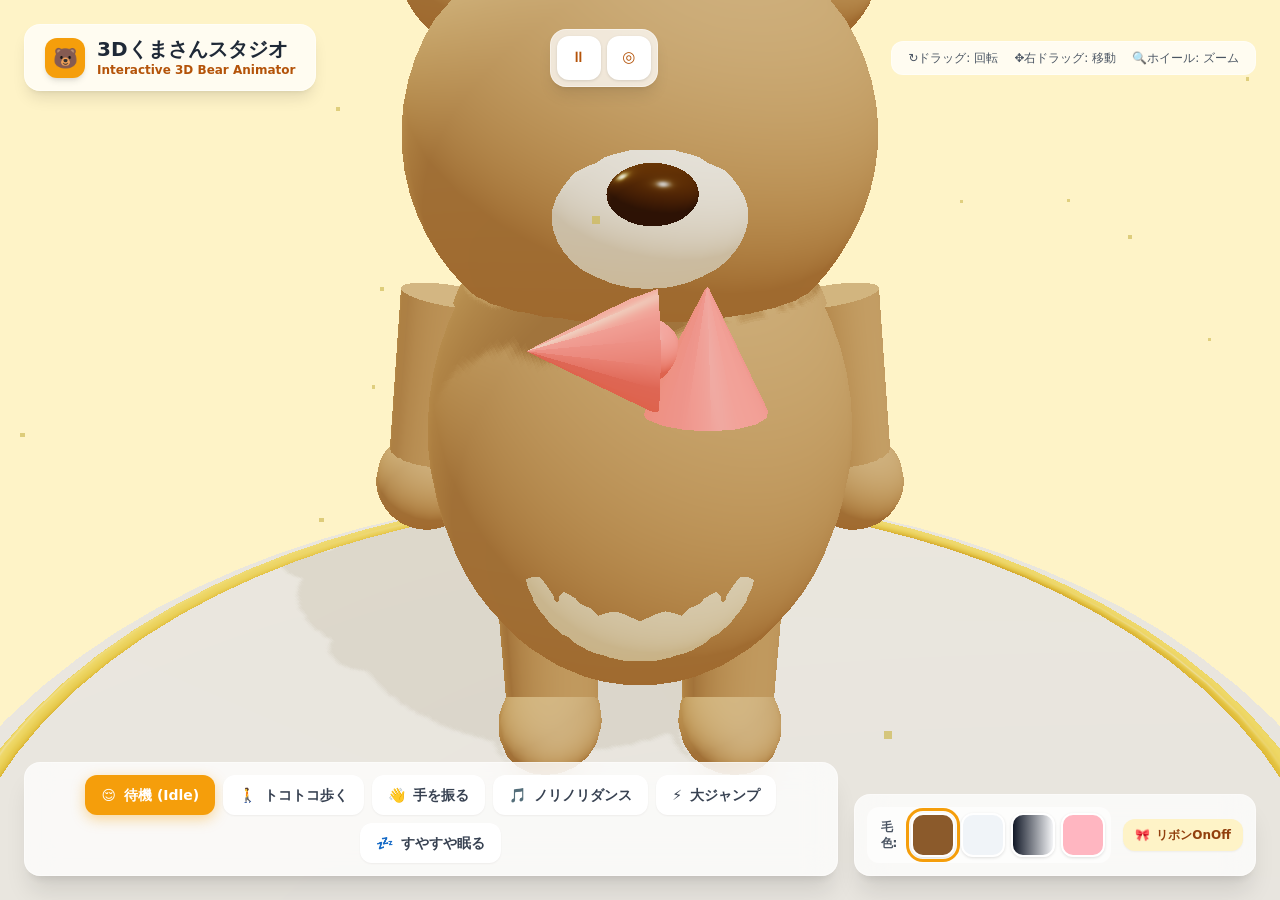
<file: index.html>
<!DOCTYPE html>
<html lang="ja">
<head>
    <meta charset="UTF-8">
    <meta name="viewport" content="width=device-width,initial-scale=1,maximum-scale=1,user-scalable=no,viewport-fit=cover">
    <meta name="apple-mobile-web-app-capable" content="yes">
    <meta name="mobile-web-app-capable" content="yes">
    <meta name="apple-mobile-web-app-status-bar-style" content="black-translucent">
    <meta name="theme-color" content="#fef3c7">
    <meta name="description" content="3Dのくまを6つのモーションで動かし、毛色とリボンを着せ替えるブラウザ3Dスタジオ。">
    <title>3Dくまさんスタジオ</title>
    <link rel="stylesheet" href="style.css">
    <style>
        /* iOS: bodyは manipulation、3D操作面は none の2段構え */
        body { touch-action: manipulation; -webkit-tap-highlight-color: transparent; -webkit-user-select: none; user-select: none; }
        #canvas-container, #canvas-container canvas { touch-action: none; }
        .sys-btn {
            width: 44px; height: 44px; border-radius: 12px; background: #fff; color: #b45309;
            display: grid; place-items: center; font-size: 15px; box-shadow: 0 1px 3px rgba(0,0,0,.12);
            touch-action: manipulation; cursor: pointer; transition: background .15s, transform .1s;
        }
        .sys-btn:active { transform: translateY(2px); }
        .sys-btn[aria-pressed="true"] { background: #fef3c7; color: #92400e; }
        /* 毛色スウォッチは44pt未満だと親指で押せない */
        .swatch { width: 44px; min-width: 44px; height: 44px; flex: 0 0 44px; border-radius: 12px; border: 2px solid #fff; box-shadow: 0 1px 3px rgba(0,0,0,.12); touch-action: manipulation; }
        .swatch[aria-pressed="true"] { outline: 3px solid #f59e0b; outline-offset: 2px; }
        header, footer { padding-top: env(safe-area-inset-top); }
        footer { padding-bottom: env(safe-area-inset-bottom); }
        body {
            font-family: system-ui, -apple-system, 'Hiragino Sans', 'Noto Sans JP', sans-serif;
            overflow: hidden;
            user-select: none;
        }

        /* Glassmorphism Styling */
        .glass-panel {
            background: rgba(255, 255, 255, 0.75);
            backdrop-filter: blur(16px);
            -webkit-backdrop-filter: blur(16px);
            border: 1px solid rgba(255, 255, 255, 0.4);
        }

        .action-btn {
            transition: all 0.2s cubic-bezier(0.34, 1.56, 0.64, 1);
        }
        .action-btn:hover {
            transform: translateY(-2px) scale(1.03);
        }
        .action-btn:active {
            transform: translateY(1px) scale(0.97);
        }

        .action-btn.active {
            background-color: #f59e0b;
            color: white;
            box-shadow: 0 4px 14px 0 rgba(245, 158, 11, 0.4);
        }

        /* Custom Scrollbar */
        ::-webkit-scrollbar {
            width: 6px;
        }
        ::-webkit-scrollbar-track {
            background: rgba(0,0,0,0.05);
        }
        ::-webkit-scrollbar-thumb {
            background: rgba(0,0,0,0.2);
            border-radius: 3px;
        }
    </style>
    <meta property="og:title" content="3Dくまさんスタジオ">
    <meta property="og:description" content="スマホ・PCのブラウザで遊べる無料ゲームです。インストール不要！">
    <meta property="og:url" content="https://titan11111.github.io/240-bear-studio/">
    <meta property="og:type" content="website">
    <meta name="twitter:card" content="summary">
</head>
<body class="bg-gradient-to-br from-amber-50 via-orange-50 to-amber-100 h-screen w-screen relative">

    <!-- Canvas Overlay Container -->
    <div id="canvas-container" class="absolute inset-0 z-0"></div>

    <!-- UI Overlay Layer -->
    <div class="absolute inset-0 z-10 pointer-events-none flex flex-col justify-between p-4 md:p-6">
        
        <!-- Header / Title -->
        <header class="pointer-events-auto flex justify-between items-center">
            <div class="glass-panel px-5 py-3 rounded-2xl shadow-lg flex items-center gap-3">
                <div class="w-10 h-10 rounded-xl bg-amber-500 text-white flex items-center justify-center text-xl font-bold shadow-md">
                    🐻
                </div>
                <div>
                    <h1 class="text-xl font-bold text-gray-800 leading-tight">3Dくまさんスタジオ</h1>
                    <p class="text-xs text-amber-700 font-semibold">Interactive 3D Bear Animator</p>
                </div>
            </div>

            <!-- System Controls -->
            <div class="glass-panel p-1.5 rounded-2xl shadow-lg flex items-center gap-1.5">
                <button type="button" id="btn-playpause" class="sys-btn" aria-label="アニメーション一時停止" aria-pressed="false">
                    <span class="ico" aria-hidden="true">⏸</span>
                </button>
                <button type="button" id="btn-recenter" class="sys-btn" aria-label="視点を戻す">
                    <span class="ico" aria-hidden="true">◎</span>
                </button>
            </div>

            <!-- View Controls Info -->
            <div class="hidden sm:flex glass-panel px-4 py-2 rounded-xl text-xs text-gray-600 gap-4 items-center">
                <span><span class="ico" aria-hidden="true">↻</span>ドラッグ: 回転</span>
                <span><span class="ico" aria-hidden="true">✥</span>右ドラッグ: 移動</span>
                <span><span class="ico" aria-hidden="true">🔍</span>ホイール: ズーム</span>
            </div>
        </header>

        <!-- Main Bottom Controls -->
        <footer class="pointer-events-auto flex flex-col md:flex-row gap-4 justify-between items-end">
            
            <!-- Animation Actions Panel -->
            <div class="glass-panel p-3 rounded-2xl shadow-xl w-full md:w-auto flex flex-wrap gap-2 justify-center items-center">
                <button onclick="setAnimation('idle')" id="btn-idle" class="action-btn active px-4 py-2.5 rounded-xl font-semibold text-sm flex items-center gap-2 bg-white text-gray-700 shadow-sm hover:bg-amber-50">
                    <span class="ico" aria-hidden="true">😌</span> 待機 (Idle)
                </button>
                <button onclick="setAnimation('walk')" id="btn-walk" class="action-btn px-4 py-2.5 rounded-xl font-semibold text-sm flex items-center gap-2 bg-white text-gray-700 shadow-sm hover:bg-amber-50">
                    <span class="ico" aria-hidden="true">🚶</span> トコトコ歩く
                </button>
                <button onclick="setAnimation('wave')" id="btn-wave" class="action-btn px-4 py-2.5 rounded-xl font-semibold text-sm flex items-center gap-2 bg-white text-gray-700 shadow-sm hover:bg-amber-50">
                    <span class="ico" aria-hidden="true">👋</span> 手を振る
                </button>
                <button onclick="setAnimation('dance')" id="btn-dance" class="action-btn px-4 py-2.5 rounded-xl font-semibold text-sm flex items-center gap-2 bg-white text-gray-700 shadow-sm hover:bg-amber-50">
                    <span class="ico" aria-hidden="true">🎵</span> ノリノリダンス
                </button>
                <button onclick="setAnimation('jump')" id="btn-jump" class="action-btn px-4 py-2.5 rounded-xl font-semibold text-sm flex items-center gap-2 bg-white text-gray-700 shadow-sm hover:bg-amber-50">
                    <span class="ico" aria-hidden="true">⚡</span> 大ジャンプ
                </button>
                <button onclick="setAnimation('sleep')" id="btn-sleep" class="action-btn px-4 py-2.5 rounded-xl font-semibold text-sm flex items-center gap-2 bg-white text-gray-700 shadow-sm hover:bg-amber-50">
                    <span class="ico" aria-hidden="true">💤</span> すやすや眠る
                </button>
            </div>

            <!-- Customizer & Options Panel -->
            <div class="glass-panel p-3 rounded-2xl shadow-xl w-full md:w-auto flex items-center justify-between md:justify-end gap-3">
                <!-- Preset Colors -->
                <div class="flex items-center gap-1.5 bg-white/60 p-1.5 rounded-xl">
                    <span class="text-xs font-bold text-gray-600 px-2 swatch-label">毛色:</span>
                    <button type="button" onclick="setBearPreset('brown')" id="sw-brown" class="swatch bg-[#8B5A2B]" title="ブラウン" aria-label="毛色 ブラウン" aria-pressed="false"></button>
                    <button type="button" onclick="setBearPreset('polar')" id="sw-polar" class="swatch bg-[#F0F4F8]" title="シロクマ" aria-label="毛色 シロクマ" aria-pressed="false"></button>
                    <button type="button" onclick="setBearPreset('panda')" id="sw-panda" class="swatch bg-gradient-to-r from-gray-900 to-gray-100" title="パンダ" aria-label="毛色 パンダ" aria-pressed="false"></button>
                    <button type="button" onclick="setBearPreset('pink')" id="sw-pink" class="swatch bg-[#FFB6C1]" title="ピンク" aria-label="毛色 ピンク" aria-pressed="false"></button>
                </div>

                <!-- Bow Tie Toggle -->
                <button id="toggle-bowtie" onclick="toggleBowtie()" class="px-3 py-2 bg-white text-gray-700 rounded-xl text-xs font-semibold shadow-sm flex items-center gap-1.5 hover:bg-amber-50 transition">
                    <span class="ico" aria-hidden="true">🎀</span> リボンOnOff
                </button>
            </div>
        </footer>
    </div>

    <script src="three.min.js"></script>
    <script src="OrbitControls.js"></script>
    <script>
        let scene, camera, renderer, controls;
        let bearGroup, headGroup, bodyGroup, armLeftGroup, armRightGroup, legLeftGroup, legRightGroup, earLeft, earRight, muzzle, tail;
        let bowTieGroup;
        // ---------- コントロールパネル：設定の保存（tg.<番号>.<key>） ----------
        const LS = { anim: 'tg.240.anim', preset: 'tg.240.preset', bowtie: 'tg.240.bowtie' };
        const lsGet = (k, d) => { try { const v = localStorage.getItem(k); return v === null ? d : v; } catch (e) { return d; } };
        const lsSet = (k, v) => { try { localStorage.setItem(k, String(v)); } catch (e) {} };
        let animPaused = false;
        let currentPreset = 'brown';
        let currentAnimation = 'idle';
        let animTime = 0;
        let isPandaMode = false;

        // Color Palettes
        const COLOR_PRESETS = {
            brown: { body: 0x8B5A2B, innerEar: 0xD2B48C, muzzle: 0xF5DEB3, belly: 0xE6C280, eye: 0x111111, nose: 0x221100, cheek: 0xFF9999 },
            polar: { body: 0xF0F4F8, innerEar: 0xE1E8ED, muzzle: 0xFFFFFF, belly: 0xE8F0F8, eye: 0x1A202C, nose: 0x2D3748, cheek: 0xFFB6C1 },
            panda: { body: 0xFFFFFF, arms: 0x1A1A1A, innerEar: 0x1A1A1A, muzzle: 0xFFFFFF, belly: 0xFFFFFF, eye: 0x111111, nose: 0x000000, cheek: 0xFF9999 },
            pink:  { body: 0xFFB6C1, innerEar: 0xFFC0CB, muzzle: 0xFFF0F5, belly: 0xFFE4E1, eye: 0x3D1E28, nose: 0x6B2D5C, cheek: 0xFF69B4 }
        };

        // Current Applied Materials
        let bearMaterials = {};

        function createBear() {
            bearGroup = new THREE.Group();

            // Root Material Definitions
            const defaultColors = COLOR_PRESETS.brown;
            bearMaterials.body = new THREE.MeshStandardMaterial({ color: defaultColors.body, roughness: 0.8, metalness: 0.1 });
            bearMaterials.belly = new THREE.MeshStandardMaterial({ color: defaultColors.belly, roughness: 0.9 });
            bearMaterials.muzzle = new THREE.MeshStandardMaterial({ color: defaultColors.muzzle, roughness: 0.8 });
            bearMaterials.innerEar = new THREE.MeshStandardMaterial({ color: defaultColors.innerEar, roughness: 0.9 });
            bearMaterials.eye = new THREE.MeshStandardMaterial({ color: defaultColors.eye, roughness: 0.2 });
            bearMaterials.nose = new THREE.MeshStandardMaterial({ color: defaultColors.nose, roughness: 0.3 });
            bearMaterials.cheek = new THREE.MeshStandardMaterial({ color: defaultColors.cheek, roughness: 1.0, transparent: true, opacity: 0.6 });
            bearMaterials.arm = bearMaterials.body; // Default body color for arms/legs
            bearMaterials.bowtie = new THREE.MeshStandardMaterial({ color: 0xef4444, roughness: 0.4 });

            // 1. Body & Torso
            bodyGroup = new THREE.Group();
            const bodyGeo = new THREE.SphereGeometry(1.2, 32, 32);
            bodyGeo.scale(1, 1.25, 0.95); // Slightly elongated belly
            const bodyMesh = new THREE.Mesh(bodyGeo, bearMaterials.body);
            bodyMesh.castShadow = true;
            bodyMesh.receiveShadow = true;
            bodyGroup.add(bodyMesh);

            // Belly Patch
            const bellyGeo = new THREE.SphereGeometry(0.85, 32, 32);
            bellyGeo.scale(0.9, 1.1, 0.4);
            const bellyMesh = new THREE.Mesh(bellyGeo, bearMaterials.belly);
            bellyMesh.position.set(0, -0.1, 0.75);
            bodyGroup.add(bellyMesh);

            // Tail
            const tailGeo = new THREE.SphereGeometry(0.3, 16, 16);
            tail = new THREE.Mesh(tailGeo, bearMaterials.body);
            tail.position.set(0, -0.8, -1.0);
            tail.castShadow = true;
            bodyGroup.add(tail);

            bodyGroup.position.y = 1.9;
            bearGroup.add(bodyGroup);

            // 2. Head Group
            headGroup = new THREE.Group();
            headGroup.position.set(0, 1.6, 0.1); // Relative to body

            const headGeo = new THREE.SphereGeometry(1.1, 32, 32);
            headGeo.scale(1.1, 1.0, 1.05);
            const headMesh = new THREE.Mesh(headGeo, bearMaterials.body);
            headMesh.castShadow = true;
            headGroup.add(headMesh);

            // Muzzle (Snout)
            const muzzleGeo = new THREE.SphereGeometry(0.45, 24, 24);
            muzzleGeo.scale(1.1, 0.85, 0.9);
            muzzle = new THREE.Mesh(muzzleGeo, bearMaterials.muzzle);
            muzzle.position.set(0, -0.2, 0.85);
            muzzle.castShadow = true;
            headGroup.add(muzzle);

            // Nose
            const noseGeo = new THREE.SphereGeometry(0.16, 16, 16);
            noseGeo.scale(1.2, 0.8, 1.0);
            const nose = new THREE.Mesh(noseGeo, bearMaterials.nose);
            nose.position.set(0, -0.12, 1.23);
            headGroup.add(nose);

            // Eyes & Highlights
            const eyeGeo = new THREE.SphereGeometry(0.12, 16, 16);
            const eyeHighlightGeo = new THREE.SphereGeometry(0.04, 8, 8);
            const highlightMat = new THREE.MeshBasicMaterial({ color: 0xffffff });

            // Left Eye
            const eyeLeft = new THREE.Mesh(eyeGeo, bearMaterials.eye);
            eyeLeft.position.set(-0.38, 0.12, 0.92);
            const hlLeft = new THREE.Mesh(eyeHighlightGeo, highlightMat);
            hlLeft.position.set(-0.35, 0.15, 1.02);
            headGroup.add(eyeLeft);
            headGroup.add(hlLeft);

            // Right Eye
            const eyeRight = new THREE.Mesh(eyeGeo, bearMaterials.eye);
            eyeRight.position.set(0.38, 0.12, 0.92);
            const hlRight = new THREE.Mesh(eyeHighlightGeo, highlightMat);
            hlRight.position.set(0.41, 0.15, 1.02);
            headGroup.add(eyeRight);
            headGroup.add(hlRight);

            // Cute Cheeks
            const cheekGeo = new THREE.SphereGeometry(0.18, 16, 16);
            cheekGeo.scale(1, 0.5, 0.3);
            const cheekLeft = new THREE.Mesh(cheekGeo, bearMaterials.cheek);
            cheekLeft.position.set(-0.55, -0.15, 0.88);
            cheekLeft.rotation.z = -0.2;
            const cheekRight = new THREE.Mesh(cheekGeo, bearMaterials.cheek);
            cheekRight.position.set(0.55, -0.15, 0.88);
            cheekRight.rotation.z = 0.2;
            headGroup.add(cheekLeft);
            headGroup.add(cheekRight);

            // Ears
            const createEar = (isRight) => {
                const earG = new THREE.Group();
                const outerGeo = new THREE.SphereGeometry(0.38, 24, 24);
                outerGeo.scale(1, 1, 0.6);
                const outerMesh = new THREE.Mesh(outerGeo, bearMaterials.body);
                outerMesh.castShadow = true;
                earG.add(outerMesh);

                const innerGeo = new THREE.SphereGeometry(0.24, 20, 20);
                innerGeo.scale(1, 1, 0.5);
                const innerMesh = new THREE.Mesh(innerGeo, bearMaterials.innerEar);
                innerMesh.position.z = 0.08;
                earG.add(innerMesh);

                const sign = isRight ? 1 : -1;
                earG.position.set(sign * 0.8, 0.85, 0.1);
                earG.rotation.z = sign * -0.3;
                earG.rotation.y = sign * 0.2;
                return earG;
            };

            earLeft = createEar(false);
            earRight = createEar(true);
            headGroup.add(earLeft);
            headGroup.add(earRight);

            // Accessories: Bow Tie
            bowTieGroup = new THREE.Group();
            const centerKnot = new THREE.Mesh(new THREE.SphereGeometry(0.12, 12, 12), bearMaterials.bowtie);
            const wingGeo = new THREE.ConeGeometry(0.25, 0.5, 16);
            wingGeo.rotateZ(Math.PI / 2);
            const leftWing = new THREE.Mesh(wingGeo, bearMaterials.bowtie);
            leftWing.position.x = -0.22;
            const rightWing = new THREE.Mesh(wingGeo, bearMaterials.bowtie);
            rightWing.rotation.z = -Math.PI / 2;
            rightWing.position.x = 0.22;

            bowTieGroup.add(centerKnot);
            bowTieGroup.add(leftWing);
            bowTieGroup.add(rightWing);
            bowTieGroup.position.set(0, -0.85, 0.95);
            bowTieGroup.scale.set(1.2, 1.2, 1.2);
            headGroup.add(bowTieGroup);

            bodyGroup.add(headGroup);

            // 3. Arms Rigging (Pivot at Shoulder)
            const createArm = (isRight) => {
                const armG = new THREE.Group();
                // Shoulder Pivot Offset
                const armMeshGroup = new THREE.Group();

                const armGeo = new THREE.CylinderGeometry(0.28, 0.22, 1.2, 24);
                armGeo.translate(0, -0.5, 0); // Center pivot at top of limb
                const armMesh = new THREE.Mesh(armGeo, bearMaterials.arm);
                armMesh.castShadow = true;
                armMeshGroup.add(armMesh);

                // Paw Hand Rounding
                const pawGeo = new THREE.SphereGeometry(0.29, 20, 20);
                const paw = new THREE.Mesh(pawGeo, bearMaterials.arm);
                paw.position.y = -1.0;
                paw.castShadow = true;
                armMeshGroup.add(paw);

                armG.add(armMeshGroup);
                const sign = isRight ? 1 : -1;
                armG.position.set(sign * 1.05, 0.7, 0);
                armG.rotation.z = sign * -0.2;
                return armG;
            };

            armLeftGroup = createArm(false);
            armRightGroup = createArm(true);
            bodyGroup.add(armLeftGroup);
            bodyGroup.add(armRightGroup);

            // 4. Legs Rigging (Pivot at Hip)
            const createLeg = (isRight) => {
                const legG = new THREE.Group();
                const legMeshGroup = new THREE.Group();

                const legGeo = new THREE.CylinderGeometry(0.32, 0.28, 1.1, 24);
                legGeo.translate(0, -0.45, 0);
                const legMesh = new THREE.Mesh(legGeo, bearMaterials.arm);
                legMesh.castShadow = true;
                legMeshGroup.add(legMesh);

                // Foot Paw
                const footGeo = new THREE.SphereGeometry(0.35, 20, 20);
                footGeo.scale(0.9, 0.75, 1.3);
                const footMesh = new THREE.Mesh(footGeo, bearMaterials.arm);
                footMesh.position.set(0, -0.9, 0.15);
                footMesh.castShadow = true;
                legMeshGroup.add(footMesh);

                // Foot Sole Pad (Cute Detail!)
                const padGeo = new THREE.SphereGeometry(0.18, 16, 16);
                padGeo.scale(1, 0.3, 1.2);
                const padMesh = new THREE.Mesh(padGeo, bearMaterials.innerEar);
                padMesh.position.set(0, -0.98, 0.2);
                padMesh.rotation.x = 0.2;
                legMeshGroup.add(padMesh);

                legG.add(legMeshGroup);
                const sign = isRight ? 1 : -1;
                legG.position.set(sign * 0.55, -0.9, 0);
                return legG;
            };

            legLeftGroup = createLeg(false);
            legRightGroup = createLeg(true);
            bodyGroup.add(legLeftGroup);
            bodyGroup.add(legRightGroup);

            scene.add(bearGroup);
        }

        function initScene() {
            const container = document.getElementById('canvas-container');

            // Scene setup
            scene = new THREE.Scene();
            scene.background = new THREE.Color(0xfef3c7);
            scene.fog = new THREE.FogExp2(0xfef3c7, 0.035);

            // Camera setup
            camera = new THREE.PerspectiveCamera(45, window.innerWidth / window.innerHeight, 0.1, 100);
            camera.position.set(0, 3.5, 8.5);

            // Renderer setup
            renderer = new THREE.WebGLRenderer({ antialias: false, alpha: true, powerPreference: 'high-performance' });
            renderer.setSize(window.innerWidth, window.innerHeight);
            renderer.setPixelRatio(Math.min(window.devicePixelRatio, 1.5)); // 影＋トーンマッピングの塗り面積が支配的なので解像度で抑える
            renderer.shadowMap.enabled = true;
            renderer.shadowMap.type = THREE.PCFShadowMap;
            renderer.toneMapping = THREE.ACESFilmicToneMapping;
            renderer.toneMappingExposure = 1.1;
            container.appendChild(renderer.domElement);

            // Controls
            controls = new THREE.OrbitControls(camera, renderer.domElement);
            controls.enableDamping = true;
            controls.dampingFactor = 0.05;
            controls.maxPolarAngle = Math.PI / 2 + 0.05; // Don't go below ground
            controls.minDistance = 3;
            controls.maxDistance = 15;
            controls.target.set(0, 1.8, 0);

            // Lighting
            const ambientLight = new THREE.AmbientLight(0xfff5ea, 0.7);
            scene.add(ambientLight);

            const hemiLight = new THREE.HemisphereLight(0xffffff, 0xd97706, 0.4);
            hemiLight.position.set(0, 20, 0);
            scene.add(hemiLight);

            const dirLight = new THREE.DirectionalLight(0xffffff, 0.9);
            dirLight.position.set(5, 12, 7);
            dirLight.castShadow = true;
            dirLight.shadow.mapSize.width = 512;
            dirLight.shadow.mapSize.height = 512;
            dirLight.shadow.camera.near = 0.5;
            dirLight.shadow.camera.far = 25;
            dirLight.shadow.camera.left = -5;
            dirLight.shadow.camera.right = 5;
            dirLight.shadow.camera.top = 5;
            dirLight.shadow.camera.bottom = -5;
            dirLight.shadow.bias = -0.0005;
            scene.add(dirLight);

            // Warm Backlight
            const backLight = new THREE.DirectionalLight(0xfde68a, 0.5);
            backLight.position.set(-5, 6, -6);
            scene.add(backLight);

            // Environment Stage / Podium
            const floorGeo = new THREE.CylinderGeometry(4, 4.3, 0.4, 64);
            const floorMat = new THREE.MeshStandardMaterial({ color: 0xffedd5, roughness: 0.6 });
            const floor = new THREE.Mesh(floorGeo, floorMat);
            floor.position.y = -0.2;
            floor.receiveShadow = true;
            scene.add(floor);

            // Cute Ground Decorative Ring
            const ringGeo = new THREE.TorusGeometry(3.8, 0.05, 16, 64);
            const ringMat = new THREE.MeshStandardMaterial({ color: 0xf59e0b, roughness: 0.3 });
            const ring = new THREE.Mesh(ringGeo, ringMat);
            ring.rotation.x = Math.PI / 2;
            ring.position.y = 0.01;
            scene.add(ring);

            // Floating Decorative Particles
            const particlesGeo = new THREE.BufferGeometry();
            const particleCount = 40;
            const posArray = new Float32Array(particleCount * 3);
            for(let i=0; i<particleCount*3; i+=3) {
                posArray[i] = (Math.random() - 0.5) * 12;
                posArray[i+1] = Math.random() * 6 + 0.5;
                posArray[i+2] = (Math.random() - 0.5) * 12;
            }
            particlesGeo.setAttribute('position', new THREE.BufferAttribute(posArray, 3));
            const particleMat = new THREE.PointsMaterial({
                size: 0.08,
                color: 0xfbbf24,
                transparent: true,
                opacity: 0.7
            });
            const particles = new THREE.Points(particlesGeo, particleMat);
            scene.add(particles);

            // Build Bear
            createBear();

            // Window Resize Listener
            window.addEventListener('resize', onWindowResize);
            fitFraming(true);
            controls.addEventListener('start', () => { framingLocked = true; });
        }

        function onWindowResize() {
            camera.aspect = window.innerWidth / window.innerHeight;
            camera.updateProjectionMatrix();
            renderer.setSize(window.innerWidth, window.innerHeight);
            fitFraming();
        }

        // iPhone縦持ちは横視野が極端に狭くなる。全身が入る距離まで自動で引く。
        // ユーザーがピンチで寄せた場合は邪魔しない（初期表示と視点リセットのときだけ効かせる）
        const BEAR_HALF_WIDTH = 2.6, BEAR_HEIGHT = 4.4;
        function framingDistance() {
            const vFov = THREE.MathUtils.degToRad(camera.fov);
            const hFov = 2 * Math.atan(Math.tan(vFov / 2) * camera.aspect);
            const dV = (BEAR_HEIGHT / 2) / Math.tan(vFov / 2);
            const dH = (BEAR_HALF_WIDTH) / Math.tan(hFov / 2);
            return Math.min(15, Math.max(controls.minDistance, Math.max(dV, dH) * 1.18));
        }
        let framingLocked = false; // 一度でも自分で動かしたらリサイズで勝手に戻さない
        function fitFraming(force) {
            if (framingLocked && !force) return;
            const d = framingDistance();
            const dir = new THREE.Vector3(0, 0.34, 1).normalize();
            camera.position.copy(controls.target).add(dir.multiplyScalar(d));
            controls.update();
        }

        function animateBear(deltaTime) {
            animTime += deltaTime;

            // Default Reset Poses (Smooth Interp Basis)
            let targetBodyY = 1.9;
            let targetBodyRotX = 0, targetBodyRotY = 0, targetBodyRotZ = 0;
            let targetHeadRotX = 0, targetHeadRotY = 0, targetHeadRotZ = 0;
            let targetArmL_X = 0, targetArmL_Z = -0.2;
            let targetArmR_X = 0, targetArmR_Z = 0.2;
            let targetLegL_X = 0, targetLegR_X = 0;
            let earWiggle = Math.sin(animTime * 3) * 0.05;

            // Mouse look-at subtle effect when idle
            if (currentAnimation === 'idle') {
                const bounce = Math.sin(animTime * 2) * 0.05;
                targetBodyY = 1.9 + bounce;
                
                targetHeadRotX = Math.sin(animTime * 1.2) * 0.08;
                targetHeadRotY = Math.cos(animTime * 0.8) * 0.12;

                targetArmL_Z = -0.2 + Math.sin(animTime * 2) * 0.05;
                targetArmR_Z = 0.2 - Math.sin(animTime * 2) * 0.05;
            } 
            else if (currentAnimation === 'walk') {
                const speed = 7;
                const walkCycle = Math.sin(animTime * speed);
                
                targetBodyY = 1.9 + Math.abs(Math.sin(animTime * speed * 2)) * 0.1;
                targetBodyRotZ = Math.sin(animTime * speed) * 0.05;
                targetHeadRotY = -Math.sin(animTime * speed) * 0.08;

                // Alternate Limbs
                targetLegL_X = walkCycle * 0.65;
                targetLegR_X = -walkCycle * 0.65;
                targetArmL_X = -walkCycle * 0.5;
                targetArmR_X = walkCycle * 0.5;
            } 
            else if (currentAnimation === 'wave') {
                targetBodyY = 1.9 + Math.sin(animTime * 3) * 0.03;
                targetHeadRotZ = -0.15;
                targetHeadRotY = -0.2;

                // Right Arm Waving
                targetArmR_Z = 2.4 + Math.sin(animTime * 10) * 0.35;
                targetArmR_X = 0.2;

                // Left Arm Idle
                targetArmL_Z = -0.2;
            } 
            else if (currentAnimation === 'dance') {
                const speed = 9;
                targetBodyY = 1.9 + Math.abs(Math.sin(animTime * speed)) * 0.25;
                targetBodyRotZ = Math.sin(animTime * (speed / 2)) * 0.25;
                targetHeadRotX = Math.cos(animTime * speed) * 0.15;

                targetArmL_Z = -1.2 + Math.sin(animTime * speed) * 0.5;
                targetArmR_Z = 1.2 + Math.cos(animTime * speed) * 0.5;
                targetArmL_X = Math.cos(animTime * speed) * 0.4;
                targetArmR_X = Math.sin(animTime * speed) * 0.4;

                targetLegL_X = Math.sin(animTime * speed) * 0.3;
                targetLegR_X = -Math.sin(animTime * speed) * 0.3;
            }
            else if (currentAnimation === 'jump') {
                const jumpCycle = Math.sin(animTime * 4);
                if (jumpCycle > 0) {
                    targetBodyY = 1.9 + jumpCycle * 1.2;
                    targetArmL_Z = -2.4;
                    targetArmR_Z = 2.4;
                    targetLegL_X = 0.4;
                    targetLegR_X = 0.4;
                } else {
                    targetBodyY = 1.9 + jumpCycle * 0.2; // Crouch before jump
                    targetArmL_Z = -0.2;
                    targetArmR_Z = 0.2;
                    targetLegL_X = -0.2;
                    targetLegR_X = -0.2;
                }
            }
            else if (currentAnimation === 'sleep') {
                targetBodyY = 1.1;
                targetBodyRotX = 0.4; // Sitting/Curled
                targetHeadRotX = 0.6;
                targetHeadRotZ = 0.2;

                targetArmL_X = 0.8;
                targetArmL_Z = -0.1;
                targetArmR_X = 0.8;
                targetArmR_Z = 0.1;

                targetLegL_X = -1.2;
                targetLegR_X = -1.2;

                // Breathing effect
                const breathe = Math.sin(animTime * 2) * 0.04;
                bodyGroup.scale.set(1 + breathe, 1 + breathe, 1 + breathe);
            }

            if (currentAnimation !== 'sleep') {
                bodyGroup.scale.set(1, 1, 1);
            }

            // Smooth Interpolation (Lerp) towards target positions/rotations
            const lerpFactor = 0.15;

            bodyGroup.position.y += (targetBodyY - bodyGroup.position.y) * lerpFactor;
            bodyGroup.rotation.x += (targetBodyRotX - bodyGroup.rotation.x) * lerpFactor;
            bodyGroup.rotation.y += (targetBodyRotY - bodyGroup.rotation.y) * lerpFactor;
            bodyGroup.rotation.z += (targetBodyRotZ - bodyGroup.rotation.z) * lerpFactor;

            headGroup.rotation.x += (targetHeadRotX - headGroup.rotation.x) * lerpFactor;
            headGroup.rotation.y += (targetHeadRotY - headGroup.rotation.y) * lerpFactor;
            headGroup.rotation.z += (targetHeadRotZ - headGroup.rotation.z) * lerpFactor;

            armLeftGroup.rotation.x += (targetArmL_X - armLeftGroup.rotation.x) * lerpFactor;
            armLeftGroup.rotation.z += (targetArmL_Z - armLeftGroup.rotation.z) * lerpFactor;

            armRightGroup.rotation.x += (targetArmR_X - armRightGroup.rotation.x) * lerpFactor;
            armRightGroup.rotation.z += (targetArmR_Z - armRightGroup.rotation.z) * lerpFactor;

            legLeftGroup.rotation.x += (targetLegL_X - legLeftGroup.rotation.x) * lerpFactor;
            legRightGroup.rotation.x += (targetLegR_X - legRightGroup.rotation.x) * lerpFactor;

            // Ear Wiggle
            earLeft.rotation.z = -0.3 + earWiggle;
            earRight.rotation.z = 0.3 - earWiggle;
        }

        function setAnimation(animName) {
            currentAnimation = animName;
            lsSet(LS.anim, animName);
            if (animPaused) setPaused(false); // モーションを選んだら自動で再生に戻す

            // Update UI Active states
            const buttons = ['idle', 'walk', 'wave', 'dance', 'jump', 'sleep'];
            buttons.forEach(name => {
                const btn = document.getElementById(`btn-${name}`);
                if (btn) {
                    if (name === animName) {
                        btn.classList.add('active');
                    } else {
                        btn.classList.remove('active');
                    }
                }
            });
        }

        function setBearPreset(presetKey) {
            const colors = COLOR_PRESETS[presetKey];
            if (!colors) return;

            isPandaMode = (presetKey === 'panda');
            currentPreset = presetKey;
            lsSet(LS.preset, presetKey);
            ['brown', 'polar', 'panda', 'pink'].forEach((k) => {
                const sw = document.getElementById('sw-' + k);
                if (sw) sw.setAttribute('aria-pressed', k === presetKey ? 'true' : 'false');
            });

            // Animate transition of colors
            bearMaterials.body.color.setHex(colors.body);
            bearMaterials.innerEar.color.setHex(colors.innerEar);
            bearMaterials.muzzle.color.setHex(colors.muzzle);
            bearMaterials.belly.color.setHex(colors.belly);
            bearMaterials.eye.color.setHex(colors.eye);
            bearMaterials.nose.color.setHex(colors.nose);
            bearMaterials.cheek.color.setHex(colors.cheek);

            // Panda mode special limb color handling
            if (isPandaMode) {
                if (!bearMaterials.pandaLimb) {
                    bearMaterials.pandaLimb = new THREE.MeshStandardMaterial({ color: colors.arms, roughness: 0.8 });
                } else {
                    bearMaterials.pandaLimb.color.setHex(colors.arms);
                }

                // Apply black limbs to arms, ears, and eye patches
                armLeftGroup.traverse(child => { if(child.isMesh && child.material !== bearMaterials.innerEar) child.material = bearMaterials.pandaLimb; });
                armRightGroup.traverse(child => { if(child.isMesh && child.material !== bearMaterials.innerEar) child.material = bearMaterials.pandaLimb; });
                legLeftGroup.traverse(child => { if(child.isMesh && child.material !== bearMaterials.innerEar) child.material = bearMaterials.pandaLimb; });
                legRightGroup.traverse(child => { if(child.isMesh && child.material !== bearMaterials.innerEar) child.material = bearMaterials.pandaLimb; });
                earLeft.children[0].material = bearMaterials.pandaLimb;
                earRight.children[0].material = bearMaterials.pandaLimb;
            } else {
                // Revert to body material
                armLeftGroup.traverse(child => { if(child.isMesh && child.material !== bearMaterials.innerEar) child.material = bearMaterials.body; });
                armRightGroup.traverse(child => { if(child.isMesh && child.material !== bearMaterials.innerEar) child.material = bearMaterials.body; });
                legLeftGroup.traverse(child => { if(child.isMesh && child.material !== bearMaterials.innerEar) child.material = bearMaterials.body; });
                legRightGroup.traverse(child => { if(child.isMesh && child.material !== bearMaterials.innerEar) child.material = bearMaterials.body; });
                earLeft.children[0].material = bearMaterials.body;
                earRight.children[0].material = bearMaterials.body;
            }
        }

        function toggleBowtie() {
            if (bowTieGroup) {
                bowTieGroup.visible = !bowTieGroup.visible;
                lsSet(LS.bowtie, bowTieGroup.visible ? '1' : '0');
                document.getElementById('toggle-bowtie').setAttribute('aria-pressed', bowTieGroup.visible ? 'true' : 'false');
                const btn = document.getElementById('toggle-bowtie');
                if (bowTieGroup.visible) {
                    btn.classList.add('bg-amber-100', 'text-amber-800');
                } else {
                    btn.classList.remove('bg-amber-100', 'text-amber-800');
                }
            }
        }

        let clock = new THREE.Clock();

        function animate() {
            requestAnimationFrame(animate);

            // 一時停止中は経過時間を0にして、ポーズを崩さずその場で止める
            const deltaTime = animPaused ? 0 : clock.getDelta();

            // Update Bear Rig Animation
            animateBear(deltaTime);

            // Orbit Controls update
            controls.update();

            // Render Frame
            renderer.render(scene, camera);
        }

        // ---------- 一時停止 / 視点リセット ----------
        function setPaused(v) {
            animPaused = v;
            const btn = document.getElementById('btn-playpause');
            btn.setAttribute('aria-pressed', v ? 'true' : 'false');
            btn.setAttribute('aria-label', v ? 'アニメーション再生' : 'アニメーション一時停止');
            btn.innerHTML = v ? '<span class="ico" aria-hidden="true">▶</span>' : '<span class="ico" aria-hidden="true">⏸</span>';
            if (!v) clock.getDelta(); // 再開時に溜まった時間を捨てる（瞬間移動を防ぐ）
        }
        function recenter() {
            controls.target.set(0, 1.8, 0);
            framingLocked = false;
            fitFraming(true);
        }
        function restoreSettings() {
            const preset = lsGet(LS.preset, 'brown');
            if (COLOR_PRESETS[preset]) setBearPreset(preset);
            else document.getElementById('sw-brown').setAttribute('aria-pressed', 'true');

            const anim = lsGet(LS.anim, 'idle');
            if (['idle', 'walk', 'wave', 'dance', 'jump', 'sleep'].includes(anim)) setAnimation(anim);

            if (bowTieGroup) {
                const want = lsGet(LS.bowtie, bowTieGroup.visible ? '1' : '0') === '1';
                if (bowTieGroup.visible !== want) toggleBowtie();
                else {
                    // 表示は合っているがボタンの見た目と aria が初期値のままなので合わせる
                    const btn = document.getElementById('toggle-bowtie');
                    btn.setAttribute('aria-pressed', want ? 'true' : 'false');
                    btn.classList.toggle('bg-amber-100', want);
                    btn.classList.toggle('text-amber-800', want);
                }
            }
        }
        function bindControls() {
            document.getElementById('btn-playpause').addEventListener('click', () => setPaused(!animPaused));
            document.getElementById('btn-recenter').addEventListener('click', recenter);
            addEventListener('keydown', (e) => {
                if (e.code === 'KeyP' || e.code === 'Space') { e.preventDefault(); setPaused(!animPaused); }
                if (e.code === 'KeyR') { e.preventDefault(); recenter(); }
            });
            // タブを離れたら止める（iPhoneの電池と発熱対策）
            document.addEventListener('visibilitychange', () => { if (document.hidden) setPaused(true); });
        }

        // 全サブリソースを待つ window.onload ではなく DOM 構築時点で始める
        function boot() {
            initScene();
            bindControls();
            restoreSettings();
            animate();
        }
        if (document.readyState === 'loading') document.addEventListener('DOMContentLoaded', boot);
        else boot();
    </script>
</body>
</html>
</file>
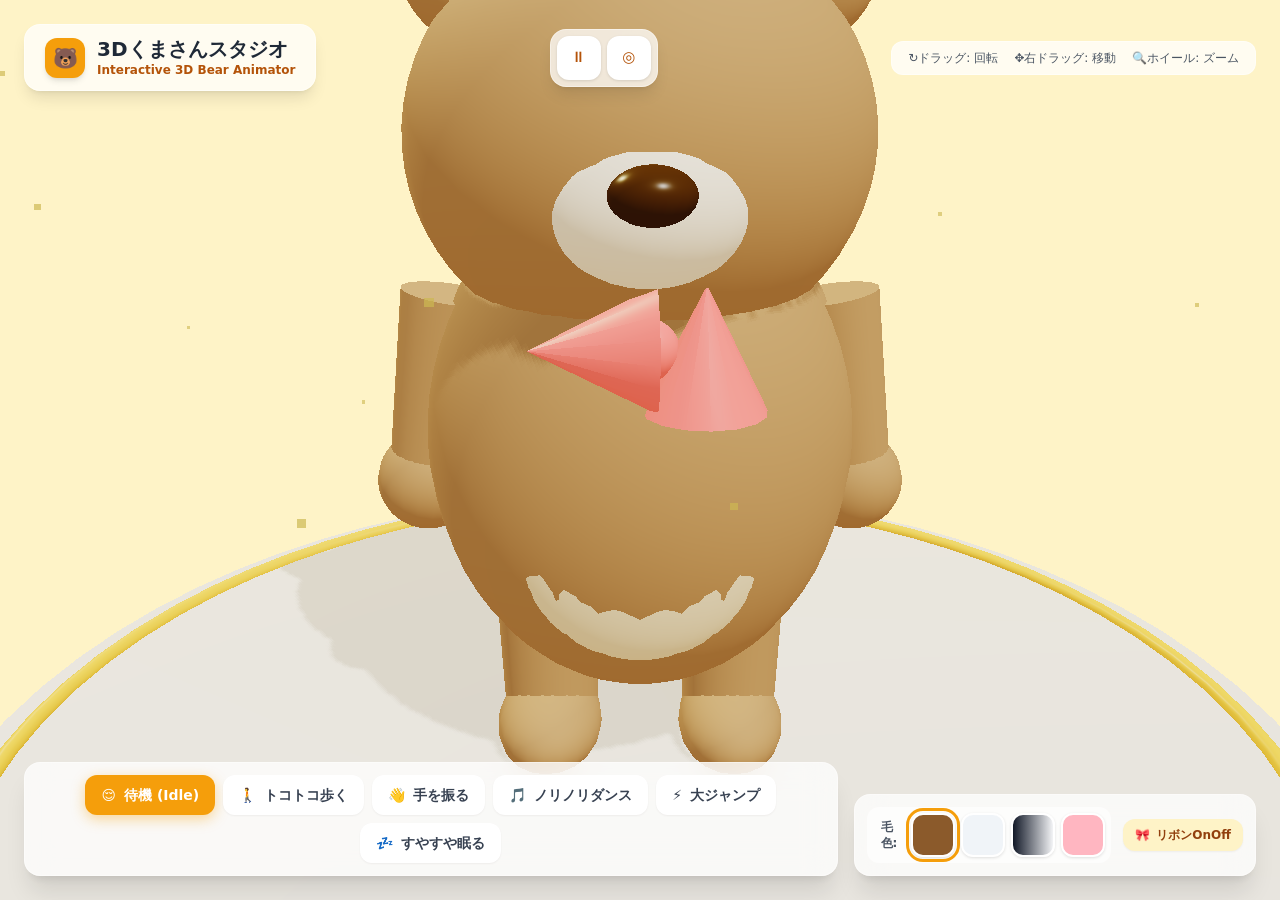
<file: 3d_bear_model_animator.html>
<!doctype html>
<html lang="ja">
<head>
<meta charset="utf-8">
<title>3Dくまさんスタジオ</title>
<link rel="canonical" href="https://titan11111.github.io/240-bear-studio/">
<meta http-equiv="refresh" content="0; url=./index.html">
<script>location.replace('./index.html' + location.search + location.hash);</script>
</head>
<body>
<p>ページを移動しました。<a href="./index.html">ゲームを開く</a></p>
</body>
</html>
</file>
<file: style.css>
/* 240-bear-studio ｜ Tailwind CDN の置き換え。
   使っているユーティリティだけを手書きで持つ。実行時コンパイルも外部取得もしない。 */

*, *::before, *::after { box-sizing: border-box; }
html, body { margin: 0; padding: 0; }

/* --- レイアウト --- */
.relative { position: relative; }
.absolute { position: absolute; }
.inset-0 { inset: 0; }
.z-0 { z-index: 0; }
.z-10 { z-index: 10; }
.hidden { display: none; }
.flex { display: flex; }
.flex-col { flex-direction: column; }
.flex-wrap { flex-wrap: wrap; }
.items-center { align-items: center; }
.items-end { align-items: flex-end; }
.justify-between { justify-content: space-between; }
.justify-center { justify-content: center; }
.w-full { width: 100%; }
.w-screen { width: 100vw; }
.h-screen { height: 100vh; height: 100dvh; }
.w-10 { width: 2.5rem; }
.h-10 { height: 2.5rem; }
.pointer-events-none { pointer-events: none; }
.pointer-events-auto { pointer-events: auto; }

/* --- 余白 --- */
.gap-1\.5 { gap: .375rem; }
.gap-2 { gap: .5rem; }
.gap-3 { gap: .75rem; }
.gap-4 { gap: 1rem; }
.p-1\.5 { padding: .375rem; }
.p-3 { padding: .75rem; }
.p-4 { padding: 1rem; }
.px-2 { padding-left: .5rem; padding-right: .5rem; }
.px-3 { padding-left: .75rem; padding-right: .75rem; }
.px-4 { padding-left: 1rem; padding-right: 1rem; }
.px-5 { padding-left: 1.25rem; padding-right: 1.25rem; }
.py-2 { padding-top: .5rem; padding-bottom: .5rem; }
.py-2\.5 { padding-top: .625rem; padding-bottom: .625rem; }
.py-3 { padding-top: .75rem; padding-bottom: .75rem; }
.mr-1 { margin-right: .25rem; }

/* --- 文字 --- */
.text-xs { font-size: .75rem; line-height: 1rem; }
.text-sm { font-size: .875rem; line-height: 1.25rem; }
.text-xl { font-size: 1.25rem; line-height: 1.75rem; }
.font-semibold { font-weight: 600; }
.font-bold { font-weight: 700; }
.leading-tight { line-height: 1.25; }
h1, p { margin: 0; }

/* --- 色 --- */
.text-white { color: #fff; }
.text-gray-600 { color: #4b5563; }
.text-gray-700 { color: #374151; }
.text-gray-800 { color: #1f2937; }
.text-amber-500 { color: #f59e0b; }
.text-amber-700 { color: #b45309; }
.text-amber-800 { color: #92400e; }
.text-red-500 { color: #ef4444; }
.bg-white { background-color: #fff; }
.bg-white\/60 { background-color: rgba(255,255,255,.6); }
.bg-amber-100 { background-color: #fef3c7; }
.bg-amber-500 { background-color: #f59e0b; }
.bg-\[\#8B5A2B\] { background-color: #8B5A2B; }
.bg-\[\#F0F4F8\] { background-color: #F0F4F8; }
.bg-\[\#FFB6C1\] { background-color: #FFB6C1; }
.bg-gradient-to-br.from-amber-50.via-orange-50.to-amber-100 {
  background-image: linear-gradient(to bottom right, #fffbeb, #fff7ed, #fef3c7);
}
.bg-gradient-to-r.from-gray-900.to-gray-100 {
  background-image: linear-gradient(to right, #111827, #f3f4f6);
}

/* --- 角丸・影 --- */
.rounded-xl { border-radius: .75rem; }
.rounded-2xl { border-radius: 1rem; }
.shadow-sm { box-shadow: 0 1px 2px rgba(0,0,0,.05); }
.shadow-md { box-shadow: 0 4px 6px -1px rgba(0,0,0,.1), 0 2px 4px -2px rgba(0,0,0,.1); }
.shadow-lg { box-shadow: 0 10px 15px -3px rgba(0,0,0,.1), 0 4px 6px -4px rgba(0,0,0,.1); }
.shadow-xl { box-shadow: 0 20px 25px -5px rgba(0,0,0,.1), 0 8px 10px -6px rgba(0,0,0,.1); }
.transition { transition: all .15s ease; }

/* --- ボタンの既定値（Tailwind の preflight 相当） --- */
button { font: inherit; color: inherit; border: 0; background: none; cursor: pointer; }
.hover\:bg-amber-50:hover { background-color: #fffbeb; }

/* アイコン（FontAwesome の置き換え。絵文字なので追加の読み込みが要らない） */
.ico { font-size: 1em; line-height: 1; font-style: normal; }

/* --- ブレイクポイント --- */
@media (min-width: 640px) {
  .sm\:flex { display: flex; }
}
@media (min-width: 768px) {
  .md\:flex-row { flex-direction: row; }
  .md\:justify-end { justify-content: flex-end; }
  .md\:p-6 { padding: 1.5rem; }
  .md\:w-auto { width: auto; }
}

/* --- 狭い画面向けの調整（iPhone縦持ちが主戦場） --- */
#toggle-bowtie { white-space: nowrap; }
header .glass-panel { min-width: 0; }
header h1 { white-space: nowrap; }
@media (max-width: 480px) {
  .md\:p-6, .p-4 { padding: .625rem; }
  header .px-5 { padding-left: .75rem; padding-right: .75rem; }
  header .py-3 { padding-top: .5rem; padding-bottom: .5rem; }
  header .w-10 { width: 2rem; }
  header .h-10 { height: 2rem; }
  header .text-xl { font-size: 1rem; line-height: 1.3; }
  header .text-xs { font-size: .625rem; }
  footer .action-btn { padding: .5rem .625rem; font-size: .8125rem; }
  footer .gap-2 { gap: .375rem; }
  /* 毛色4色＋リボンボタンが390px幅に収まらないので、ラベルを畳んで余白を詰める */
  .swatch-label { display: none; }
  footer .gap-1\.5 { gap: .25rem; }
  footer .gap-3 { gap: .5rem; }
  footer .p-1\.5 { padding: .25rem; }
  #toggle-bowtie { padding: .5rem .5rem; font-size: .6875rem; }
}
</file>
